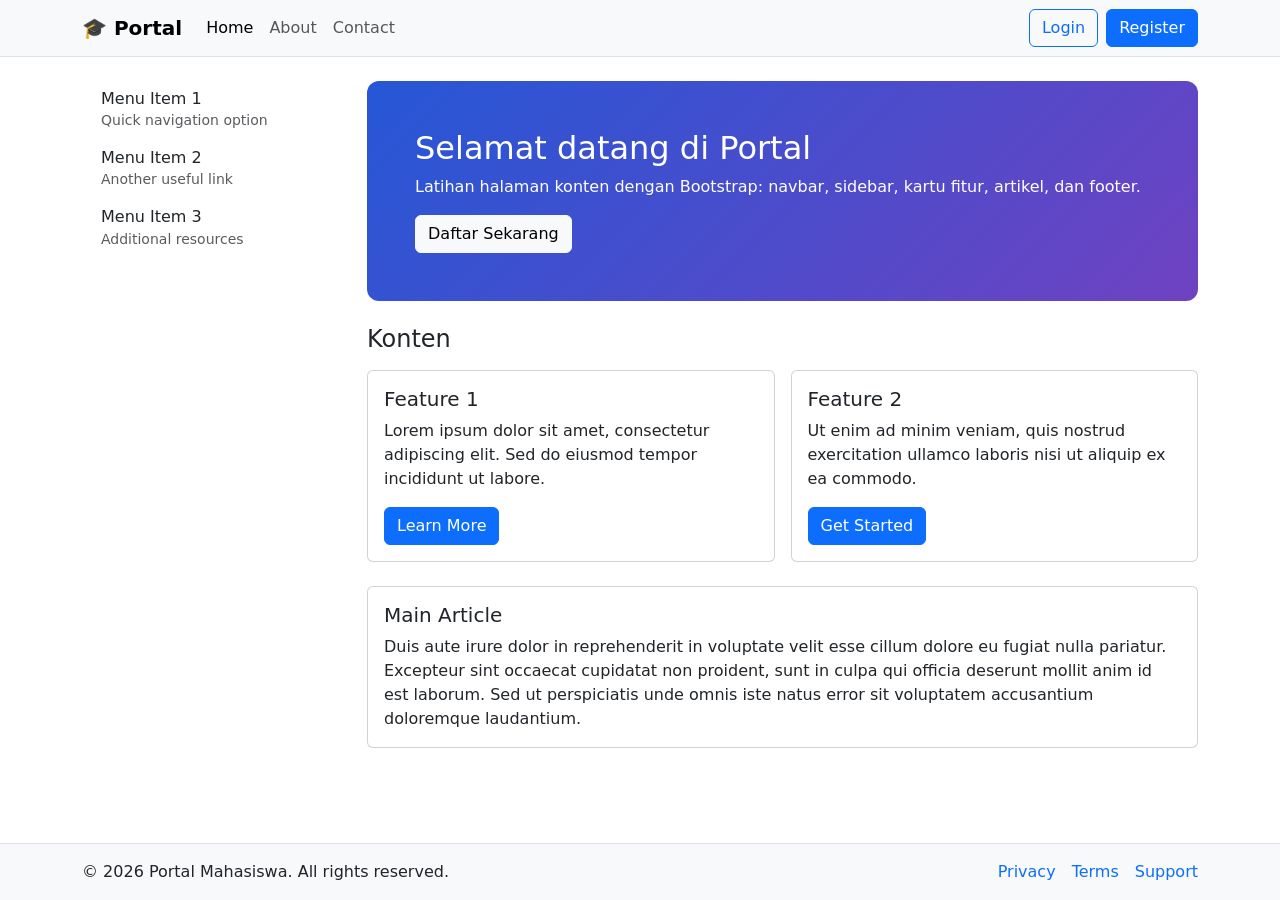
<file: index.html>
<!DOCTYPE html>
<html lang="id">
<head>
  <meta charset="utf-8">
  <meta name="viewport" content="width=device-width, initial-scale=1">
  <title>Beranda - Portal Bootstrap</title>
  <link rel="stylesheet" href="https://cdn.jsdelivr.net/npm/bootstrap@5.3.3/dist/css/bootstrap.min.css">
  <link rel="stylesheet" href="css/style.css">
</head>
<body class="d-flex flex-column min-vh-100">

  <!-- HEADER -->
  <nav class="navbar navbar-expand-md bg-body-tertiary border-bottom">
    <div class="container">
      <a class="navbar-brand fw-bold" href="index.html">🎓 Portal</a>
      <button class="navbar-toggler" type="button" data-bs-toggle="collapse" data-bs-target="#menu" aria-label="Menu">
        <span class="navbar-toggler-icon"></span>
      </button>
      <div class="collapse navbar-collapse" id="menu">
        <ul class="navbar-nav me-auto">
          <li class="nav-item"><a class="nav-link active" href="index.html">Home</a></li>
          <li class="nav-item"><a class="nav-link" href="#about">About</a></li>
          <li class="nav-item"><a class="nav-link" href="#contact">Contact</a></li>
        </ul>
        <!-- Diisi oleh js/main.js sesuai status login -->
        <div id="authArea" class="d-flex gap-2">
          <a class="btn btn-outline-primary" href="login.html#login">Login</a>
          <a class="btn btn-primary" href="login.html#register">Register</a>
        </div>
      </div>
    </div>
  </nav>

  <main class="container my-4 flex-grow-1">
    <div id="welcome" class="alert alert-success d-none"></div>

    <div class="row g-4">
      <!-- SIDEBAR MENU -->
      <aside class="col-md-3 sidebar">
        <div class="list-group">
          <a href="#" class="list-group-item list-group-item-action">
            <h6 class="mb-0">Menu Item 1</h6><small class="text-body-secondary">Quick navigation option</small>
          </a>
          <a href="#" class="list-group-item list-group-item-action">
            <h6 class="mb-0">Menu Item 2</h6><small class="text-body-secondary">Another useful link</small>
          </a>
          <a href="#" class="list-group-item list-group-item-action">
            <h6 class="mb-0">Menu Item 3</h6><small class="text-body-secondary">Additional resources</small>
          </a>
        </div>
      </aside>

      <!-- KONTEN -->
      <section class="col-md-9">
        <div class="hero p-4 p-md-5 mb-4">
          <h1 class="h2">Selamat datang di Portal</h1>
          <p class="mb-3">Latihan halaman konten dengan Bootstrap: navbar, sidebar, kartu fitur, artikel, dan footer.</p>
          <a class="btn btn-light" href="login.html#register">Daftar Sekarang</a>
        </div>

        <h2 class="h4 mb-3">Konten</h2>
        <div class="row g-3 mb-4">
          <div class="col-md-6">
            <div class="card h-100"><div class="card-body">
              <h5 class="card-title">Feature 1</h5>
              <p class="card-text">Lorem ipsum dolor sit amet, consectetur adipiscing elit. Sed do eiusmod tempor incididunt ut labore.</p>
              <a href="#" class="btn btn-primary">Learn More</a>
            </div></div>
          </div>
          <div class="col-md-6">
            <div class="card h-100"><div class="card-body">
              <h5 class="card-title">Feature 2</h5>
              <p class="card-text">Ut enim ad minim veniam, quis nostrud exercitation ullamco laboris nisi ut aliquip ex ea commodo.</p>
              <a href="#" class="btn btn-primary">Get Started</a>
            </div></div>
          </div>
        </div>

        <article id="about" class="card">
          <div class="card-body">
            <h5 class="card-title">Main Article</h5>
            <p class="card-text">Duis aute irure dolor in reprehenderit in voluptate velit esse cillum dolore eu fugiat nulla pariatur. Excepteur sint occaecat cupidatat non proident, sunt in culpa qui officia deserunt mollit anim id est laborum. Sed ut perspiciatis unde omnis iste natus error sit voluptatem accusantium doloremque laudantium.</p>
          </div>
        </article>
      </section>
    </div>
  </main>

  <!-- FOOTER -->
  <footer id="contact" class="bg-body-tertiary border-top py-3 mt-auto">
    <div class="container d-flex flex-wrap justify-content-between gap-2">
      <span>© 2026 Portal Mahasiswa. All rights reserved.</span>
      <span class="d-flex gap-3"><a href="#">Privacy</a><a href="#">Terms</a><a href="#">Support</a></span>
    </div>
  </footer>

  <script src="https://cdn.jsdelivr.net/npm/bootstrap@5.3.3/dist/js/bootstrap.bundle.min.js"></script>
  <script src="js/main.js"></script>
</body>
</html>
</file>
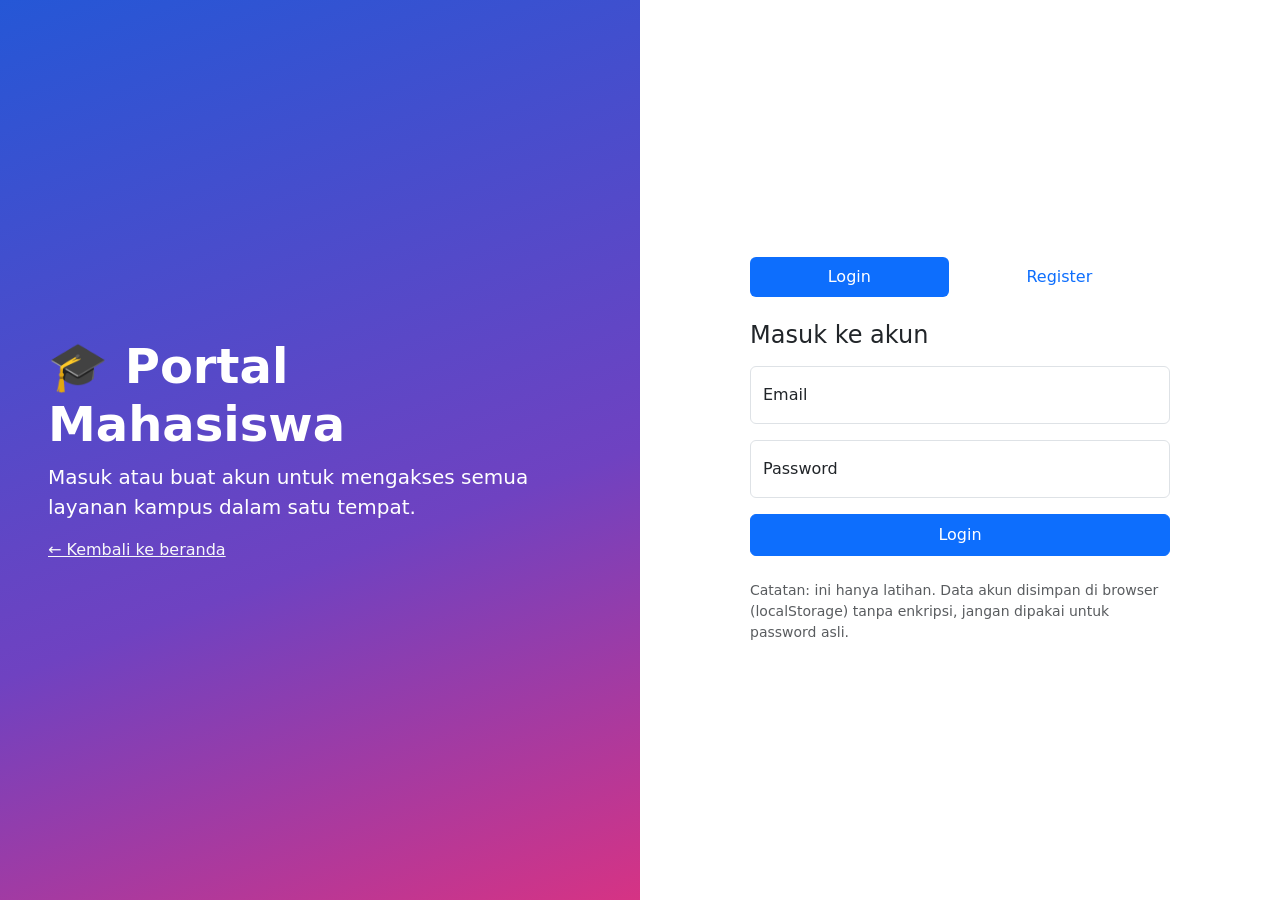
<file: login.html>
<!DOCTYPE html>
<html lang="id">
<head>
  <meta charset="utf-8">
  <meta name="viewport" content="width=device-width, initial-scale=1">
  <title>Login / Register - Portal Bootstrap</title>
  <link rel="stylesheet" href="https://cdn.jsdelivr.net/npm/bootstrap@5.3.3/dist/css/bootstrap.min.css">
  <link rel="stylesheet" href="css/style.css">
</head>
<body>
<div class="container-fluid">
  <div class="row">

    <!-- Kiri: panel dekoratif (disembunyikan di layar kecil) -->
    <div class="col-lg-6 d-none d-lg-block p-0">
      <div class="split-left">
        <h1 class="display-5 fw-bold">🎓 Portal Mahasiswa</h1>
        <p class="lead">Masuk atau buat akun untuk mengakses semua layanan kampus dalam satu tempat.</p>
        <a href="index.html" class="link-light">← Kembali ke beranda</a>
      </div>
    </div>

    <!-- Kanan: form -->
    <div class="col-lg-6 split-right justify-content-center p-4">
      <div class="auth-box">
        <a href="index.html" class="d-lg-none d-block mb-3">← Beranda</a>

        <ul class="nav nav-pills nav-fill mb-4" id="tabs">
          <li class="nav-item"><button class="nav-link active" data-mode="login" type="button">Login</button></li>
          <li class="nav-item"><button class="nav-link" data-mode="register" type="button">Register</button></li>
        </ul>

        <div id="alertBox" class="alert d-none" role="alert"></div>

        <!-- FORM LOGIN -->
        <form id="formLogin" class="needs-validation" novalidate>
          <h2 class="h4 mb-3">Masuk ke akun</h2>
          <div class="form-floating mb-3">
            <input type="email" class="form-control" id="lEmail" placeholder="Email" required>
            <label for="lEmail">Email</label>
            <div class="invalid-feedback">Masukkan email yang valid.</div>
          </div>
          <div class="form-floating mb-3">
            <input type="password" class="form-control" id="lPass" placeholder="Password" required>
            <label for="lPass">Password</label>
            <div class="invalid-feedback">Password wajib diisi.</div>
          </div>
          <button class="btn btn-primary w-100 py-2" type="submit">Login</button>
        </form>

        <!-- FORM REGISTER -->
        <form id="formRegister" class="needs-validation d-none" novalidate>
          <h2 class="h4 mb-3">Buat akun baru</h2>
          <div class="form-floating mb-3">
            <input type="text" class="form-control" id="rNama" placeholder="Nama" required>
            <label for="rNama">Nama lengkap</label>
            <div class="invalid-feedback">Nama wajib diisi.</div>
          </div>
          <div class="form-floating mb-3">
            <input type="email" class="form-control" id="rEmail" placeholder="Email" required>
            <label for="rEmail">Email</label>
            <div class="invalid-feedback">Masukkan email yang valid.</div>
          </div>
          <div class="form-floating mb-3">
            <input type="password" class="form-control" id="rPass" placeholder="Password" minlength="6" required>
            <label for="rPass">Password (min. 6 karakter)</label>
            <div class="invalid-feedback">Password minimal 6 karakter.</div>
          </div>
          <div class="form-floating mb-3">
            <input type="password" class="form-control" id="rPass2" placeholder="Ulangi" required>
            <label for="rPass2">Ulangi password</label>
            <div class="invalid-feedback" id="fbPass2">Password tidak sama.</div>
          </div>
          <button class="btn btn-primary w-100 py-2" type="submit">Register</button>
        </form>

        <p class="text-body-secondary small mt-4 mb-0">Catatan: ini hanya latihan. Data akun disimpan di browser (localStorage) tanpa enkripsi, jangan dipakai untuk password asli.</p>
      </div>
    </div>

  </div>
</div>

<script src="https://cdn.jsdelivr.net/npm/bootstrap@5.3.3/dist/js/bootstrap.bundle.min.js"></script>
<script src="js/auth.js"></script>
</body>
</html>
</file>
<file: css/style.css>
/* Gaya tambahan di atas Bootstrap */
.sidebar .list-group-item{border:0;border-left:3px solid transparent}
.sidebar .list-group-item:hover{border-left-color:var(--bs-primary);background:var(--bs-tertiary-bg)}
.hero{background:linear-gradient(135deg,#2557d6,#6f42c1);color:#fff;border-radius:.75rem}
footer a{text-decoration:none}

/* Halaman login/register: layout terbelah (split) */
.split-left{min-height:100vh;color:#fff;
  background:linear-gradient(160deg,#2557d6 0%,#6f42c1 60%,#d63384 100%);
  display:flex;flex-direction:column;justify-content:center;padding:3rem}
.split-right{min-height:100vh;display:flex;align-items:center}
.auth-box{width:100%;max-width:420px}
</file>
